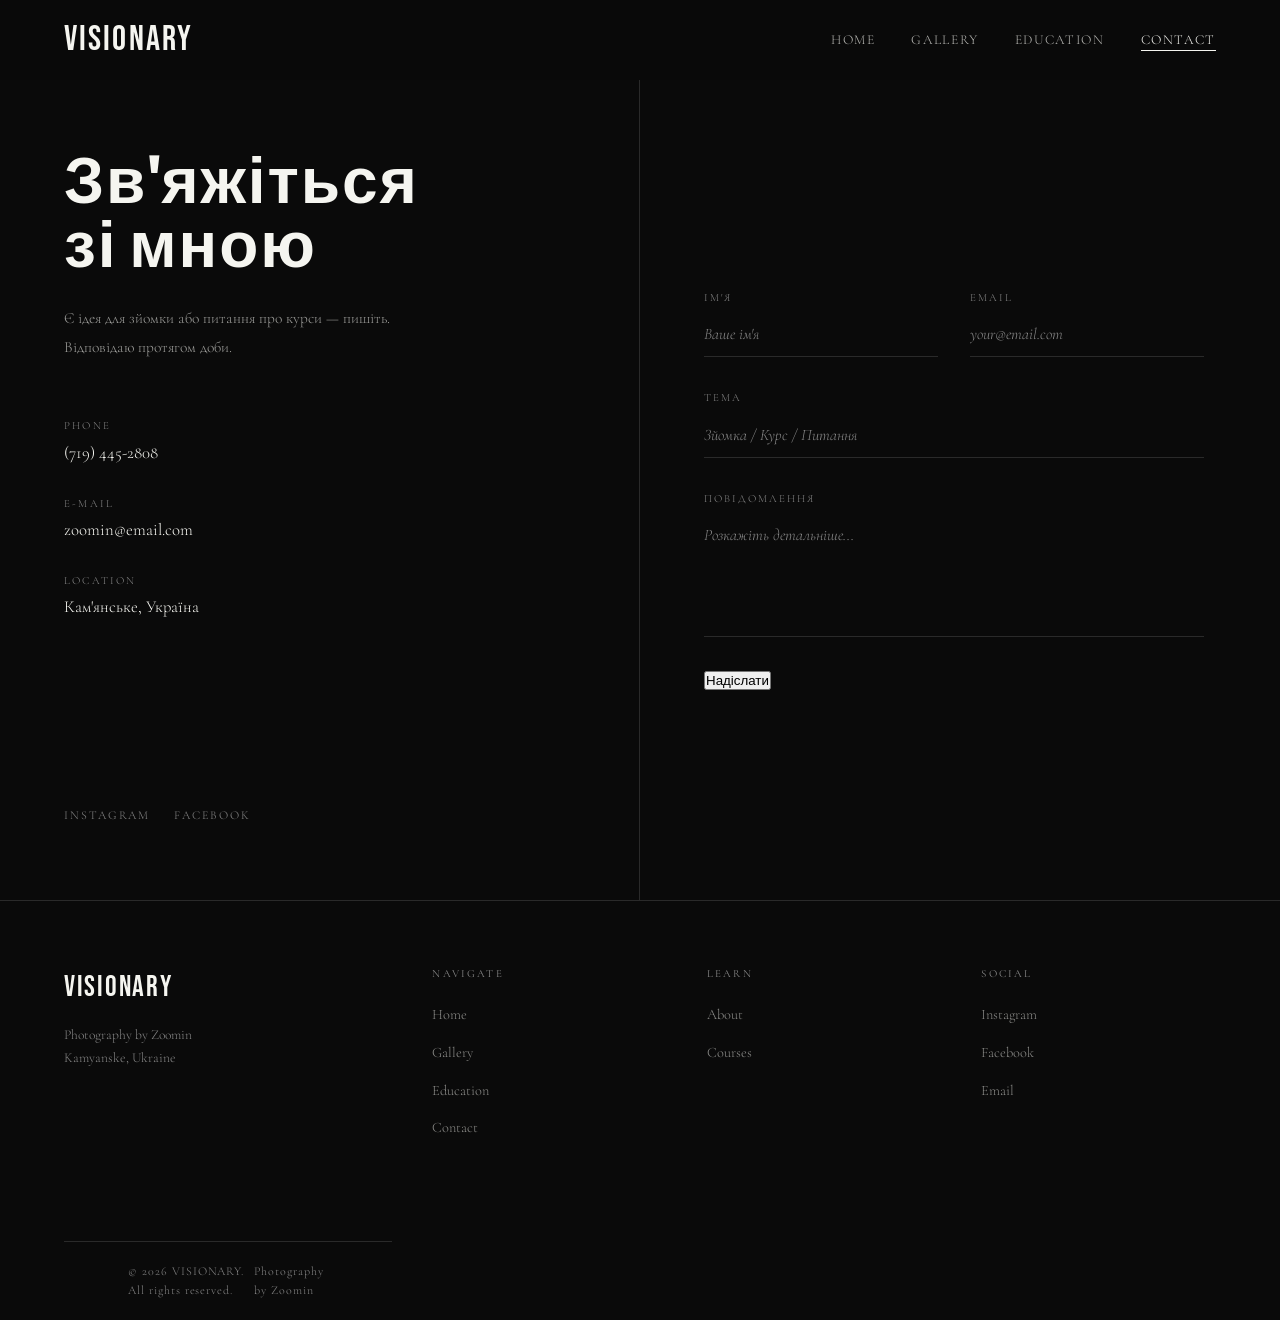
<file: contacts.html>
<!DOCTYPE html>
<html lang="uk">
<head>
  <meta charset="UTF-8" />
  <meta name="viewport" content="width=device-width, initial-scale=1.0" />
  <title>Contact — VISIONARY</title>

  <link rel="preconnect" href="https://fonts.googleapis.com" />
  <link rel="preconnect" href="https://fonts.gstatic.com" crossorigin />
  <link href="https://fonts.googleapis.com/css2?family=Bebas+Neue&family=Cormorant+Garamond:ital,wght@0,300;0,400;1,300&display=swap" rel="stylesheet" />

  <link rel="stylesheet" href="css/base.css" />
  <link rel="stylesheet" href="css/nav.css" />
  <link rel="stylesheet" href="css/contacts.css" />
  <link rel="stylesheet" href="css/footer.css" />
</head>
<body>

  <header>
    <nav class="nav nav--scrolled">
      <a href="index.html" class="nav__logo">VISIONARY</a>
      <ul class="nav__links">
        <li><a href="index.html">Home</a></li>
        <li><a href="gallery.html">Gallery</a></li>
        <li><a href="education.html">Education</a></li>
        <li><a href="contacts.html" class="active">Contact</a></li>
      </ul>
      <button class="nav__burger" aria-label="Toggle menu">
        <span></span><span></span><span></span>
      </button>
    </nav>
  </header>

  <div class="nav__drawer">
    <a href="index.html">Home</a>
    <a href="gallery.html">Gallery</a>
    <a href="education.html">Education</a>
    <a href="contacts.html">Contact</a>
  </div>

  <main class="contacts-page">
    <div class="contacts-page__inner">

      
      <div class="contacts-info">
        <div class="contacts-info__top">
          <h1>Зв'яжіться<br>зі мною</h1>
          <p>
            Є ідея для зйомки або питання про курси — пишіть.
            Відповідаю протягом доби.
          </p>

          <ul class="contacts-list">
            <li class="contacts-list__item">
              <div class="lbl">Phone</div>
              <a href="tel:+17194452808">(719) 445-2808</a>
            </li>
            <li class="contacts-list__item">
              <div class="lbl">E-mail</div>
              <a href="mailto:zoomin@email.com">zoomin@email.com</a>
            </li>
            <li class="contacts-list__item">
              <div class="lbl">Location</div>
              <span>Кам'янське, Україна</span>
            </li>
          </ul>
        </div>

        <div class="contacts-info__bottom">
          <nav class="contacts-socials">
            <a href="#">Instagram</a>
            <a href="#">Facebook</a>
          </nav>
        </div>
      </div>

      
      <div class="contacts-form-wrap">
        <form class="contact-form" novalidate>
          <div class="form-row">
            <div class="form-field">
              <label for="name">Ім'я</label>
              <input type="text" id="name" name="name" placeholder="Ваше ім'я" required />
            </div>
            <div class="form-field">
              <label for="email">Email</label>
              <input type="email" id="email" name="email" placeholder="your@email.com" required />
            </div>
          </div>

          <div class="form-field">
            <label for="subject">Тема</label>
            <input type="text" id="subject" name="subject" placeholder="Зйомка / Курс / Питання" />
          </div>

          <div class="form-field">
            <label for="message">Повідомлення</label>
            <textarea id="message" name="message" placeholder="Розкажіть детальніше..." required></textarea>
          </div>

          <div class="form-submit">
            <button type="submit" class="btn">Надіслати</button>
            <p class="form-success-msg">Отримано, відповім найближчим часом!</p>
          </div>
        </form>
      </div>

    </div>
  </main>

  <footer class="footer">
    <div class="footer__brand">
      <a href="index.html" class="logo">VISIONARY</a>
      <p>Photography by Zoomin<br>Kamyanske, Ukraine</p>
    </div>
    <div class="footer__col">
      <h4>Navigate</h4>
      <ul>
        <li><a href="index.html">Home</a></li>
        <li><a href="gallery.html">Gallery</a></li>
        <li><a href="education.html">Education</a></li>
        <li><a href="contacts.html">Contact</a></li>
      </ul>
    </div>
    <div class="footer__col">
      <h4>Learn</h4>
      <ul>
        <li><a href="index.html#about">About</a></li>
        <li><a href="education.html">Courses</a></li>
      </ul>
    </div>
    <div class="footer__col">
      <h4>Social</h4>
      <ul>
        <li><a href="#">Instagram</a></li>
        <li><a href="#">Facebook</a></li>
        <li><a href="mailto:zoomin@email.com">Email</a></li>
      </ul>
    </div>
  
  <div class="footer__bottom">
    <p>&copy; 2026 VISIONARY. All rights reserved.</p>
    <p>Photography by Zoomin</p>
  </div>
</footer>
  <script src="js/main.js"></script>
</body>
</html>
</file>
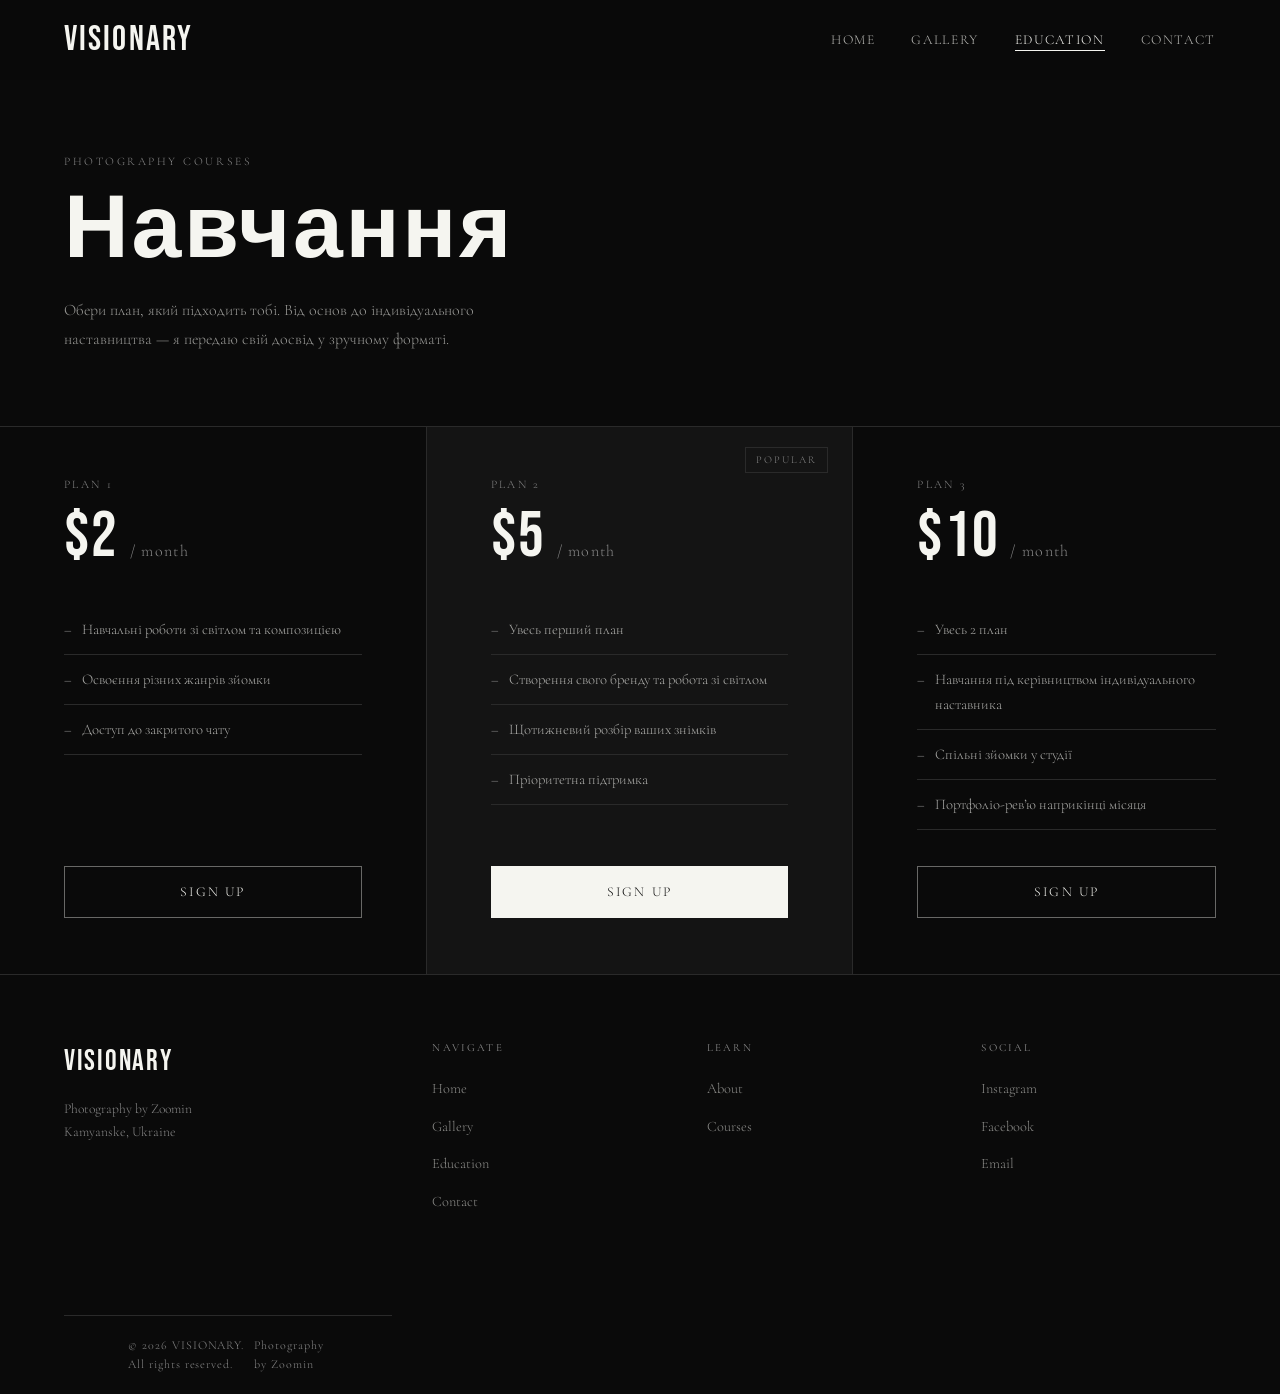
<file: education.html>
<!DOCTYPE html>
<html lang="uk">
<head>
  <meta charset="UTF-8" />
  <meta name="viewport" content="width=device-width, initial-scale=1.0" />
  <title>Education — VISIONARY</title>

  <link rel="preconnect" href="https://fonts.googleapis.com" />
  <link rel="preconnect" href="https://fonts.gstatic.com" crossorigin />
  <link href="https://fonts.googleapis.com/css2?family=Bebas+Neue&family=Cormorant+Garamond:ital,wght@0,300;0,400;1,300&display=swap" rel="stylesheet" />

  <link rel="stylesheet" href="css/base.css" />
  <link rel="stylesheet" href="css/nav.css" />
  <link rel="stylesheet" href="css/education.css" />
  <link rel="stylesheet" href="css/footer.css" />
</head>
<body>

  <header>
    <nav class="nav nav--scrolled">
      <a href="index.html" class="nav__logo">VISIONARY</a>
      <ul class="nav__links">
        <li><a href="index.html">Home</a></li>
        <li><a href="gallery.html">Gallery</a></li>
        <li><a href="education.html" class="active">Education</a></li>
        <li><a href="contacts.html">Contact</a></li>
      </ul>
      <button class="nav__burger" aria-label="Toggle menu">
        <span></span><span></span><span></span>
      </button>
    </nav>
  </header>

  <div class="nav__drawer">
    <a href="index.html">Home</a>
    <a href="gallery.html">Gallery</a>
    <a href="education.html">Education</a>
    <a href="contacts.html">Contact</a>
  </div>

  <main class="edu-page">
    <div class="edu-page__header">
      <p class="edu-page__eyebrow">Photography courses</p>
      <h1 class="edu-page__title">Навчання</h1>
      <p class="edu-page__desc">
        Обери план, який підходить тобі. Від основ до індивідуального наставництва —
        я передаю свій досвід у зручному форматі.
      </p>
    </div>

    <div class="plans">

      <div class="plan reveal">
        <div>
          <p class="plan__name">Plan 1</p>
          <p class="plan__price">$2 <sub>/ month</sub></p>
        </div>
        <ul class="plan__features">
          <li>Навчальні роботи зі світлом та композицією</li>
          <li>Освоєння різних жанрів зйомки</li>
          <li>Доступ до закритого чату</li>
        </ul>
        <a href="contacts.html" class="btn">Sign up</a>
      </div>

      <div class="plan plan--featured reveal" style="transition-delay:0.15s">
        <div>
          <p class="plan__name">Plan 2</p>
          <p class="plan__price">$5 <sub>/ month</sub></p>
        </div>
        <ul class="plan__features">
          <li>Увесь перший план</li>
          <li>Створення свого бренду та робота зі світлом</li>
          <li>Щотижневий розбір ваших знімків</li>
          <li>Пріоритетна підтримка</li>
        </ul>
        <a href="contacts.html" class="btn btn--solid">Sign up</a>
      </div>

      <div class="plan reveal" style="transition-delay:0.3s">
        <div>
          <p class="plan__name">Plan 3</p>
          <p class="plan__price">$10 <sub>/ month</sub></p>
        </div>
        <ul class="plan__features">
          <li>Увесь 2 план</li>
          <li>Навчання під керівництвом індивідуального наставника</li>
          <li>Спільні зйомки у студії</li>
          <li>Портфоліо-ревʼю наприкінці місяця</li>
        </ul>
        <a href="contacts.html" class="btn">Sign up</a>
      </div>

    </div>
  </main>

  <footer class="footer">
    <div class="footer__brand">
      <a href="index.html" class="logo">VISIONARY</a>
      <p>Photography by Zoomin<br>Kamyanske, Ukraine</p>
    </div>
    <div class="footer__col">
      <h4>Navigate</h4>
      <ul>
        <li><a href="index.html">Home</a></li>
        <li><a href="gallery.html">Gallery</a></li>
        <li><a href="education.html">Education</a></li>
        <li><a href="contacts.html">Contact</a></li>
      </ul>
    </div>
    <div class="footer__col">
      <h4>Learn</h4>
      <ul>
        <li><a href="index.html#about">About</a></li>
        <li><a href="education.html">Courses</a></li>
      </ul>
    </div>
    <div class="footer__col">
      <h4>Social</h4>
      <ul>
        <li><a href="#">Instagram</a></li>
        <li><a href="#">Facebook</a></li>
        <li><a href="mailto:zoomin@email.com">Email</a></li>
      </ul>
    </div>
  
  <div class="footer__bottom">
    <p>&copy; 2026 VISIONARY. All rights reserved.</p>
    <p>Photography by Zoomin</p>
  </div>
</footer>
  <script src="js/main.js"></script>
</body>
</html>
</file>
<file: css/base.css>
*, *::before, *::after {
  box-sizing: border-box;
  margin: 0;
  padding: 0;
}

:root {
  
  --black:      #0a0a0a;
  --white:      #f5f5f0;
  --gray-dark:  #141414;
  --gray-mid:   #2a2a2a;
  --gray-light: #888;
  --accent:     #f5f5f0;

  
  --font-display: 'Bebas Neue', sans-serif;
  --font-body:    'Cormorant Garamond', serif;

  
  --nav-h: 80px;
  --page-x: clamp(24px, 5vw, 80px);
}

html {
  scroll-behavior: smooth;
  
}

body {
  background: var(--black);
  color: var(--white);
  font-family: var(--font-body);
  font-weight: 300;
  font-size: 16px;
  line-height: 1.6;
  overflow-x: hidden;
  
  -webkit-font-smoothing: antialiased;
}

img {
  display: block;
  max-width: 100%;
}

a {
  color: inherit;
  text-decoration: none;
}

ul {
  list-style: none;
}

.sr-only {
  position: absolute;
  width: 1px;
  height: 1px;
  padding: 0;
  overflow: hidden;
  clip: rect(0,0,0,0);
  white-space: nowrap;
  border: 0;
}

.page-x {
  padding-left: var(--page-x);
  padding-right: var(--page-x);
}

/* прихований за замовчуванням; JS додає .is-visible коли елемент потрапляє у viewport */
.reveal {
  opacity: 0;
  transform: translateY(28px);
  transition: opacity 0.7s ease, transform 0.7s ease;
}

.reveal.is-visible {
  opacity: 1;
  transform: none;
}
</file>
<file: css/nav.css>
.nav {
  position: fixed;
  top: 0;
  left: 0;
  right: 0;
  z-index: 200;
  height: var(--nav-h);
  display: flex;
  align-items: center;
  justify-content: space-between;
  padding: 0 var(--page-x);

  
  background: transparent;
  transition: background 0.4s ease, backdrop-filter 0.4s ease;
}

.nav--scrolled {
  background: rgba(10, 10, 10, 0.88);
  backdrop-filter: blur(10px);
  -webkit-backdrop-filter: blur(10px);
}

.nav__logo {
  font-family: var(--font-display);
  font-size: clamp(1.6rem, 3vw, 2.2rem);
  letter-spacing: 0.06em;
  color: var(--white);
  transition: opacity 0.2s;
}

.nav__logo:hover {
  opacity: 0.7;
}

.nav__links {
  display: flex;
  gap: 36px;
}

.nav__links a {
  font-family: var(--font-body);
  font-size: 0.85rem;
  letter-spacing: 0.12em;
  text-transform: uppercase;
  color: rgba(245, 245, 240, 0.75);
  position: relative;
  padding-bottom: 3px;
  transition: color 0.25s;
}

.nav__links a::after {
  content: '';
  position: absolute;
  bottom: 0; left: 0;
  width: 0; height: 1px;
  background: var(--white);
  transition: width 0.3s ease;
}

.nav__links a:hover,
.nav__links a.active {
  color: var(--white);
}

.nav__links a:hover::after,
.nav__links a.active::after {
  width: 100%;
}

.nav__burger {
  display: none;
  flex-direction: column;
  justify-content: center;
  gap: 5px;
  width: 28px;
  height: 28px;
  cursor: pointer;
  background: none;
  border: none;
  padding: 0;
}

.nav__burger span {
  display: block;
  height: 1px;
  background: var(--white);
  transition: transform 0.3s ease, opacity 0.3s ease;
}

.nav__burger.is-open span:nth-child(1) { transform: translateY(6px) rotate(45deg); }
.nav__burger.is-open span:nth-child(2) { opacity: 0; }
.nav__burger.is-open span:nth-child(3) { transform: translateY(-6px) rotate(-45deg); }

.nav__drawer {
  display: none;
  position: fixed;
  top: 0;
  left: 0;
  right: 0;
  bottom: 0;
  z-index: 190;
  background: var(--black);
  flex-direction: column;
  align-items: center;
  justify-content: center;
  gap: 40px;
  opacity: 0;
  pointer-events: none;
  transition: opacity 0.3s ease;
}

.nav__drawer.is-open {
  opacity: 1;
  pointer-events: all;
}

.nav__drawer a {
  font-family: var(--font-display);
  font-size: clamp(2.5rem, 8vw, 5rem);
  letter-spacing: 0.04em;
  color: var(--white);
  transition: opacity 0.2s;
}

.nav__drawer a:hover {
  opacity: 0.5;
}

@media (max-width: 768px) {
  .nav__links { display: none; }
  .nav__burger { display: flex; }
  .nav__drawer { display: flex; }
}
</file>
<file: css/contacts.css>
.contacts-page {
  padding-top: var(--nav-h);
}

.contacts-page__inner {
  display: grid;
  grid-template-columns: 1fr 1fr;
  min-height: calc(100vh - var(--nav-h));
}

.contacts-info {
  padding: clamp(48px, 8vh, 80px) var(--page-x);
  border-right: 1px solid var(--gray-mid);
  display: flex;
  flex-direction: column;
  justify-content: space-between;
}

.contacts-info__top h1 {
  font-family: var(--font-display);
  font-size: clamp(3rem, 5vw, 5.5rem);
  letter-spacing: 0.03em;
  line-height: 1;
  margin-bottom: 24px;
}

.contacts-info__top p {
  font-size: 0.97rem;
  line-height: 1.85;
  color: rgba(245,245,240,0.62);
  max-width: 360px;
  margin-bottom: 56px;
}

.contacts-list {
  display: flex;
  flex-direction: column;
  gap: 28px;
}

.contacts-list__item .lbl {
  font-size: 0.68rem;
  letter-spacing: 0.2em;
  text-transform: uppercase;
  color: var(--gray-light);
  margin-bottom: 5px;
}

.contacts-list__item a,
.contacts-list__item span {
  font-size: 1.05rem;
  color: var(--white);
  transition: opacity 0.2s;
}

.contacts-list__item a:hover {
  opacity: 0.55;
}

.contacts-info__bottom {
  margin-top: auto;
  padding-top: 48px;
}

.contacts-socials {
  display: flex;
  gap: 24px;
}

.contacts-socials a {
  font-size: 0.75rem;
  letter-spacing: 0.16em;
  text-transform: uppercase;
  color: var(--gray-light);
  border-bottom: 1px solid transparent;
  padding-bottom: 2px;
  transition: color 0.2s, border-color 0.2s;
}

.contacts-socials a:hover {
  color: var(--white);
  border-color: var(--white);
}

.contacts-form-wrap {
  padding: clamp(48px, 8vh, 80px) var(--page-x);
  display: flex;
  flex-direction: column;
  justify-content: center;
}

.contact-form {
  max-width: 500px;
}

.form-row {
  display: grid;
  grid-template-columns: 1fr 1fr;
  gap: 0 32px;
}

.form-field {
  display: flex;
  flex-direction: column;
  margin-bottom: 32px;
}

.form-field label {
  font-size: 0.68rem;
  letter-spacing: 0.18em;
  text-transform: uppercase;
  color: var(--gray-light);
  margin-bottom: 10px;
}

.form-field input,
.form-field textarea {
  background: transparent;
  border: none;
  border-bottom: 1px solid var(--gray-mid);
  color: var(--white);
  font-family: var(--font-body);
  font-size: 1rem;
  font-weight: 300;
  padding: 8px 0 12px;
  outline: none;
  transition: border-color 0.25s;
}

.form-field input:focus,
.form-field textarea:focus {
  border-bottom-color: var(--white);
}

.form-field input::placeholder,
.form-field textarea::placeholder {
  color: var(--gray-light);
  font-style: italic;
}

.form-field textarea {
  resize: none;
  min-height: 120px;
}

.form-submit {
  display: flex;
  align-items: center;
  gap: 24px;
  margin-top: 8px;
}

.form-success-msg {
  font-size: 0.85rem;
  letter-spacing: 0.08em;
  color: rgba(245,245,240,0.55);
  opacity: 0;
  transition: opacity 0.4s;
}

.form-success-msg.show {
  opacity: 1;
}

@media (max-width: 900px) {
  .contacts-page__inner {
    grid-template-columns: 1fr;
  }

  .contacts-info {
    border-right: none;
    border-bottom: 1px solid var(--gray-mid);
  }

  .form-row {
    grid-template-columns: 1fr;
    gap: 0;
  }
}
</file>
<file: css/footer.css>
.footer {
  border-top: 1px solid var(--gray-mid);
  padding: 64px var(--page-x) 0;
  display: grid;
  grid-template-columns: 1.4fr 1fr 1fr 1fr;
  gap: 40px;
}

.footer__brand .logo {
  font-family: var(--font-display);
  font-size: 1.8rem;
  letter-spacing: 0.06em;
  color: var(--white);
  display: inline-block;
  margin-bottom: 12px;
}

.footer__brand p {
  font-size: 0.85rem;
  color: var(--gray-light);
  line-height: 1.7;
  max-width: 220px;
}

.footer__col h4 {
  font-size: 0.68rem;
  letter-spacing: 0.2em;
  text-transform: uppercase;
  color: var(--gray-light);
  margin-bottom: 20px;
  font-weight: 400;
}

.footer__col li {
  margin-bottom: 12px;
}

.footer__col a {
  font-size: 0.9rem;
  color: rgba(245,245,240,0.55);
  transition: color 0.2s;
}

.footer__col a:hover {
  color: var(--white);
}

.footer__bottom {
  border-top: 1px solid var(--gray-mid);
  margin-top: 48px;
  padding: 20px var(--page-x);
  display: flex;
  justify-content: space-between;
  align-items: center;
}

.footer__bottom p {
  font-size: 0.75rem;
  color: var(--gray-light);
  letter-spacing: 0.08em;
}

@media (max-width: 900px) {
  .footer {
    grid-template-columns: 1fr 1fr;
  }

  .footer__brand {
    grid-column: 1 / -1;
  }
}

@media (max-width: 480px) {
  .footer {
    grid-template-columns: 1fr;
  }

  .footer__bottom {
    flex-direction: column;
    gap: 8px;
    text-align: center;
  }
}
</file>
<file: css/education.css>
.edu-page {
  padding-top: var(--nav-h);
}

.edu-page__header {
  padding: clamp(48px, 8vh, 80px) var(--page-x) 0;
}

.edu-page__eyebrow {
  font-size: 0.72rem;
  letter-spacing: 0.22em;
  text-transform: uppercase;
  color: var(--gray-light);
  margin-bottom: 16px;
}

.edu-page__title {
  font-family: var(--font-display);
  font-size: clamp(3rem, 7vw, 7rem);
  letter-spacing: 0.03em;
  line-height: 1;
  margin-bottom: 20px;
}

.edu-page__desc {
  font-size: 1rem;
  color: rgba(245, 245, 240, 0.6);
  max-width: 480px;
  line-height: 1.8;
}

.plans {
  display: grid;
  grid-template-columns: repeat(3, 1fr);
  gap: 0;
  margin-top: clamp(48px, 8vh, 80px);
  border-top: 1px solid var(--gray-mid);
}

.plan {
  padding: 48px var(--page-x) 56px;
  border-right: 1px solid var(--gray-mid);
  display: flex;
  flex-direction: column;
  gap: 36px;
  position: relative;
  transition: background 0.3s;
}

.plan:last-child {
  border-right: none;
}

.plan:hover {
  background: rgba(255,255,255,0.02);
}

.plan--featured {
  background: var(--gray-dark);
}

.plan--featured::before {
  content: 'Popular';
  position: absolute;
  top: 20px;
  right: 24px;
  font-size: 0.65rem;
  letter-spacing: 0.2em;
  text-transform: uppercase;
  color: var(--gray-light);
  border: 1px solid var(--gray-mid);
  padding: 4px 10px;
}

.plan__name {
  font-size: 0.72rem;
  letter-spacing: 0.2em;
  text-transform: uppercase;
  color: var(--gray-light);
  margin-bottom: 12px;
}

.plan__price {
  font-family: var(--font-display);
  font-size: clamp(3rem, 5vw, 4.5rem);
  letter-spacing: 0.02em;
  line-height: 1;
}

.plan__price sub {
  font-family: var(--font-body);
  font-size: 1rem;
  font-weight: 300;
  letter-spacing: 0.08em;
  color: var(--gray-light);
  vertical-align: baseline;
}

.plan__features {
  flex: 1;
  display: flex;
  flex-direction: column;
  gap: 0;
}

.plan__features li {
  font-size: 0.92rem;
  line-height: 1.7;
  color: rgba(245,245,240,0.68);
  padding: 12px 0;
  border-bottom: 1px solid var(--gray-mid);
  display: flex;
  gap: 10px;
}

.plan__features li::before {
  content: '–';
  color: var(--gray-light);
  flex-shrink: 0;
}

.btn {
  display: inline-block;
  padding: 14px 32px;
  font-family: var(--font-body);
  font-size: 0.85rem;
  letter-spacing: 0.16em;
  text-transform: uppercase;
  text-align: center;
  border: 1px solid rgba(245,245,240,0.4);
  color: var(--white);
  cursor: pointer;
  background: transparent;
  transition: background 0.3s, color 0.3s, border-color 0.3s;
}

.btn:hover {
  background: var(--white);
  color: var(--black);
  border-color: var(--white);
}

.btn--solid {
  background: var(--white);
  color: var(--black);
  border-color: var(--white);
}

.btn--solid:hover {
  background: transparent;
  color: var(--white);
}

@media (max-width: 900px) {
  .plans {
    grid-template-columns: 1fr;
    border-left: 1px solid var(--gray-mid);
  }

  .plan {
    border-right: none;
    border-bottom: 1px solid var(--gray-mid);
  }

  .plan:last-child {
    border-bottom: none;
  }
}
</file>
